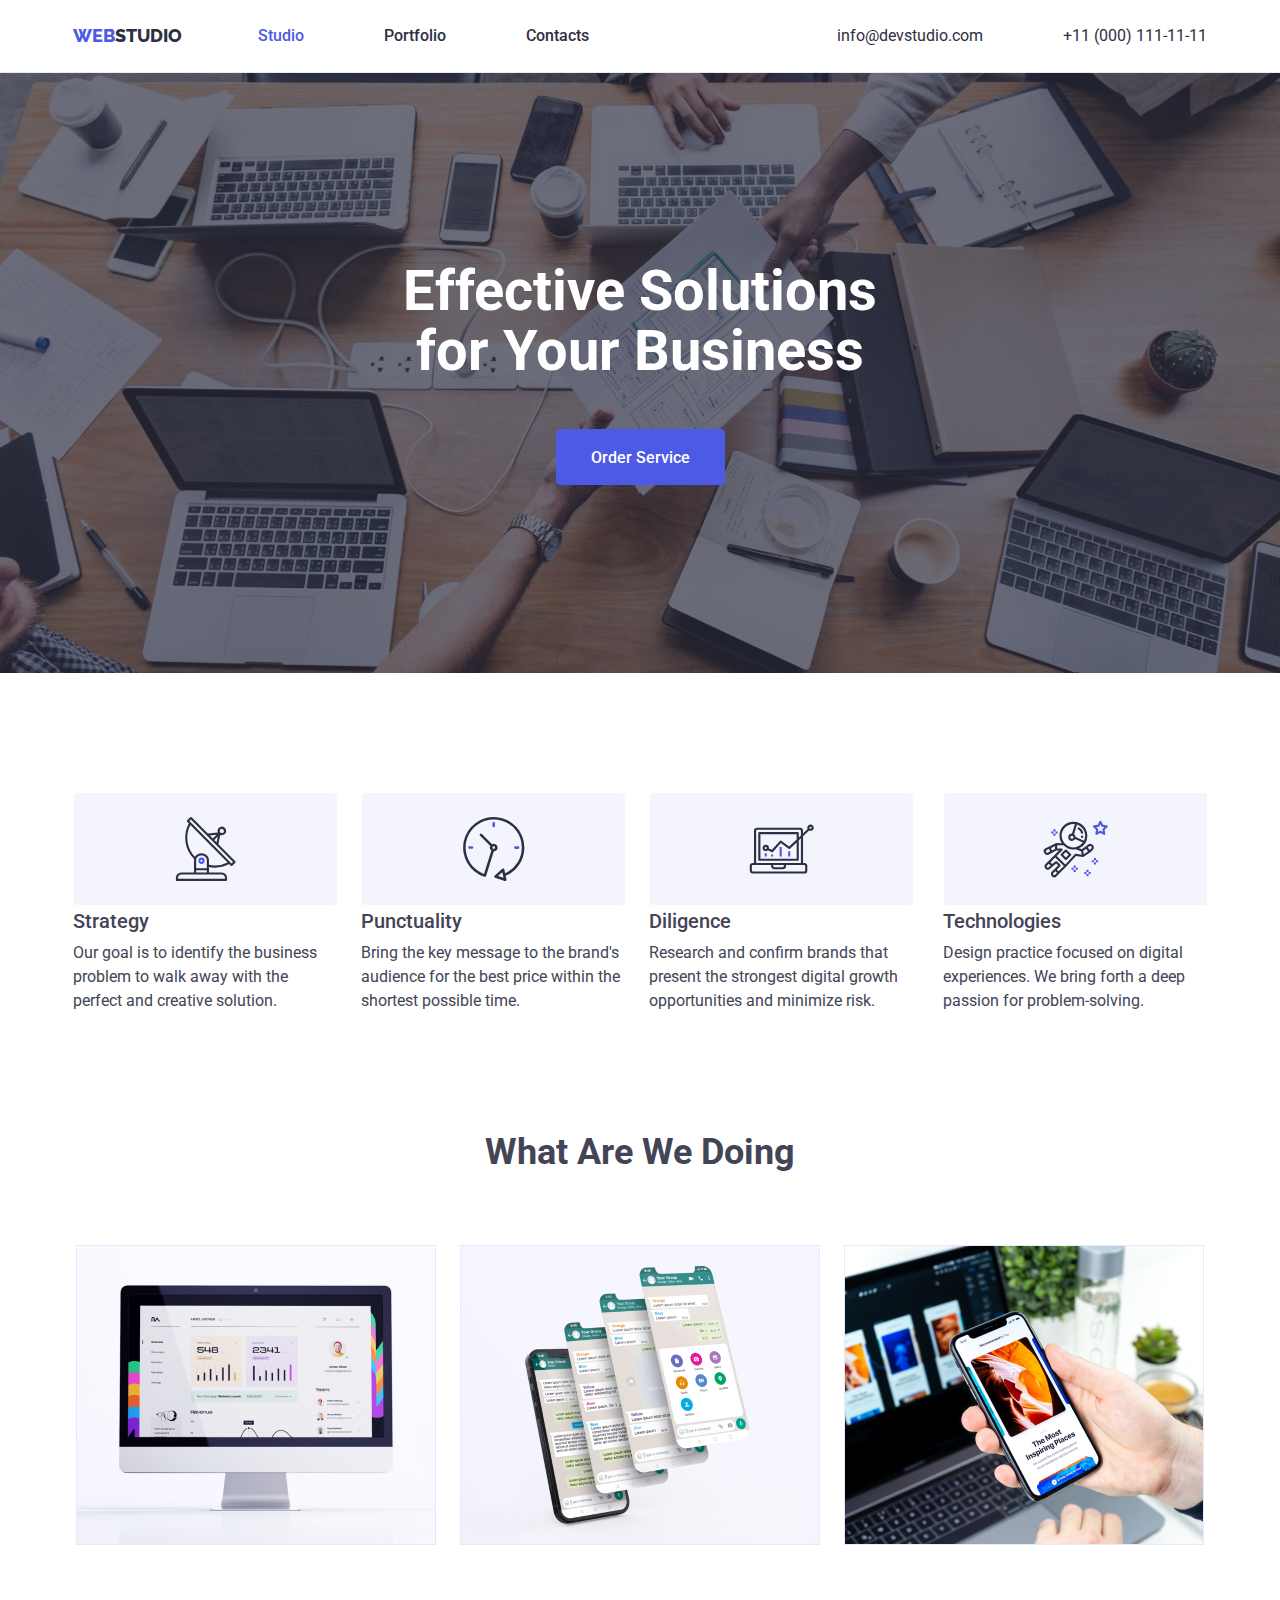
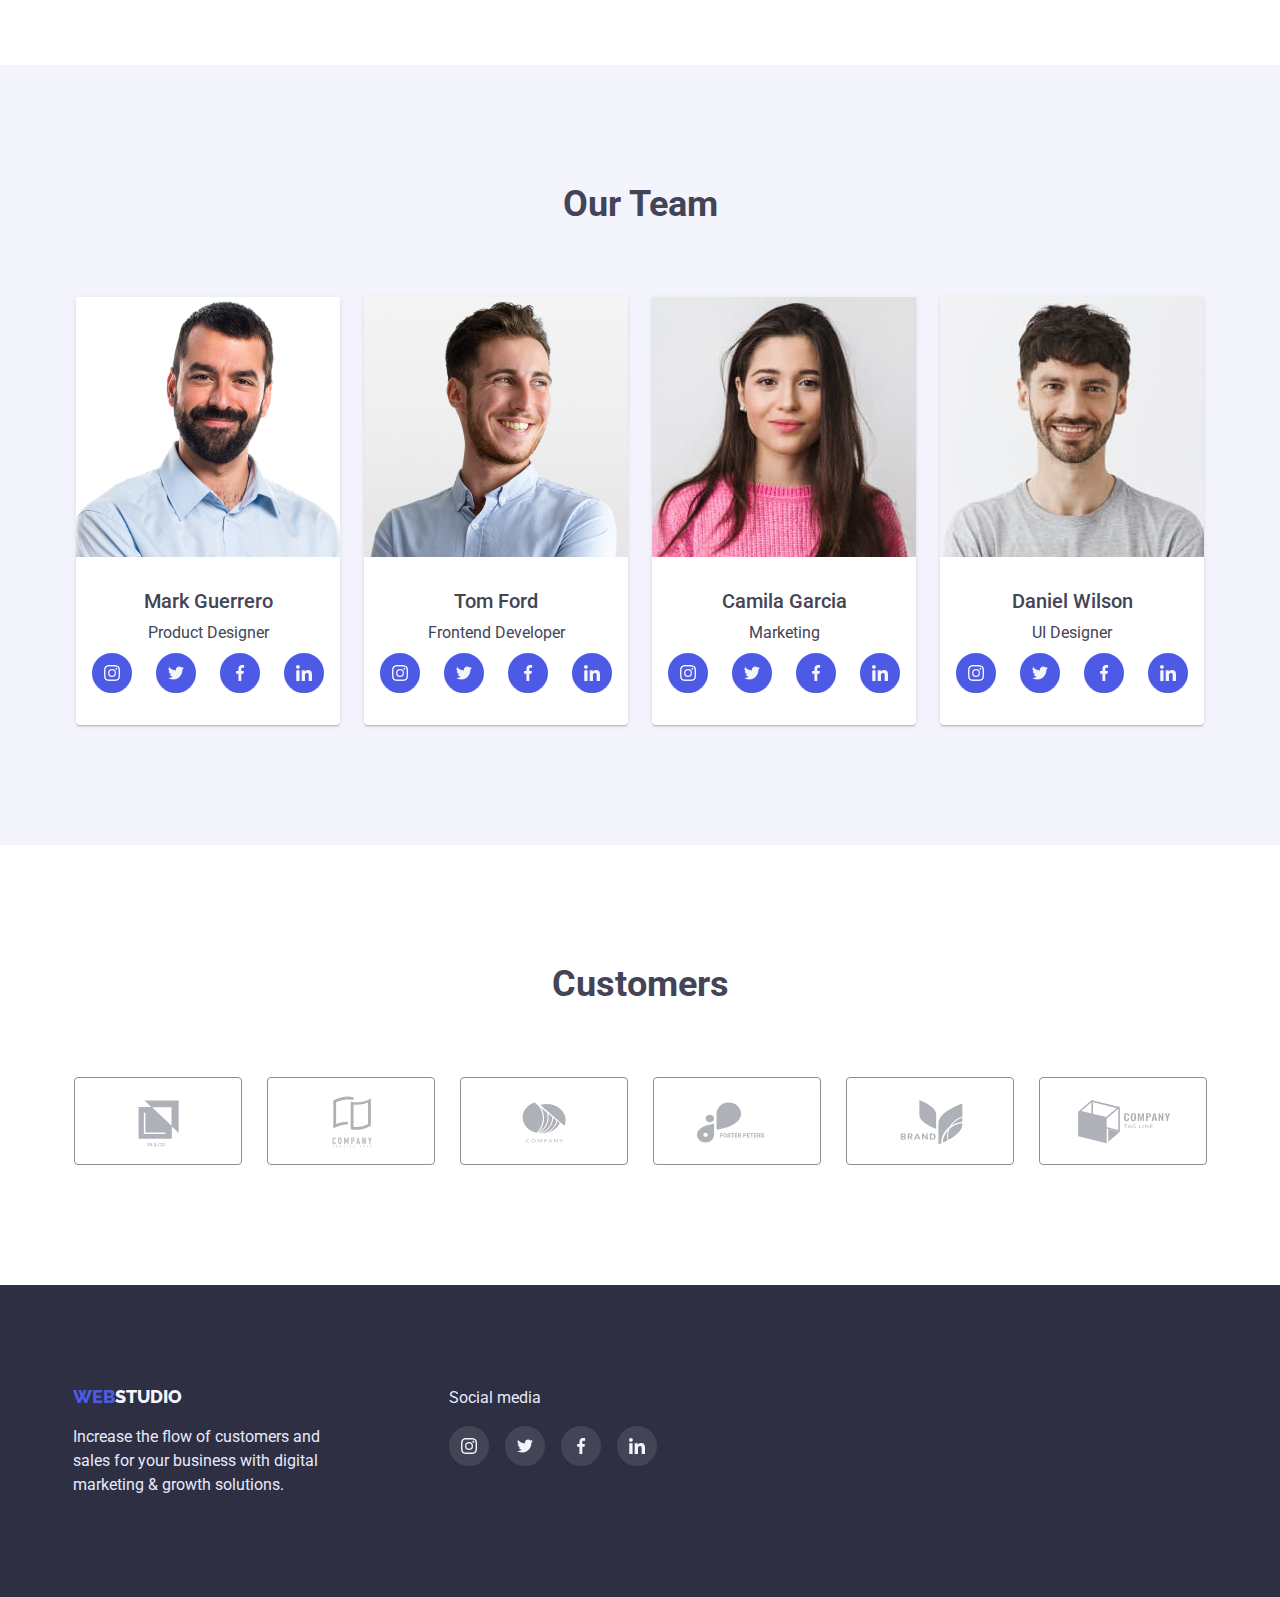
<file: index.html>
<!-- homework3 -->
<!DOCTYPE html>
<html lang="en">
<head>
    <meta charset="UTF-8">
    <meta http-equiv="X-UA-Compatible" content="IE=edge">
    <meta name="viewport" content="width=, initial-scale=1.0">
    <title>Document</title>
    <link rel="preconnect" href="https://fonts.googleapis.com">
    <link rel="preconnect" href="https://fonts.gstatic.com" crossorigin>
    <link href="https://fonts.googleapis.com/css2?family=Raleway:wght@800&family=Roboto:wght@400;500;700&display=swap" rel="stylesheet">
    <link rel="stylesheet" href="https://cdnjs.cloudflare.com/ajax/libs/modern-normalize/1.0.0/modern-normalize.min.css"/>
    <link rel="stylesheet" href="./css/styles.css">
</head>
<body class="body">
    <header class="page-header">
        <div class="container main-nav">
            <nav class="site-nav">
                <a href="./index.html" class="logo-dark"><span class="accent">Web</span>Studio</a>
            <ul class="site-nav list">
                <li class="item">
                    <a href="" class="link current">Studio</a>
                </li>
                <li class="item">
                    <a href="./portfolio.html" class="link">Portfolio</a>
                </li>
                <li class="item">
                    <a href="" class="link">Contacts</a>
                </li>
            </ul>
            </nav>
            <address class="address">
                <ul class="site-nav list">
                    <li class="item">
                        <a href="mailto:info@devstudio.com" class="header-mail link">info@devstudio.com</a>
                    </li>
                    <li class="item">
                        <a href="tel:+110001111111" class ="header-tel link">+11 (000) 111-11-11</a>
                    </li>
                </ul>
            </address>
        </div>
    </header>

    <main>
        <section class="hero-index">
            <div class="overlay">
                <h1 class="hero-index-title">
                    Effective Solutions for Your Business
                </h1>
                <button type="button" class="button">Order Service</button>
            </div>
        </section>
        

        <section class="section feature-section">
            <div class="container feature-container centered">
                <h2 class="section-title visually-hidden">Features</h2>
                <ul class="feature-list list">
                    <li class="feature-item item">
                        <svg class="icon-antenna">
                            <use href="./images/sprite.svg#antenna"></use>
                        </svg>
                        <h3 class="title">Strategy</h3>
                        <p class="text feature-text">
                            Our goal is to identify the business
                            problem to walk away with the perfect and creative solution. 
                        </p>
                    </li>
                    <li class="feature-item item">
                        <svg class="icon-clock">
                            <use href="./images/sprite.svg#clock"></use>
                        </svg>
                        <h3 class="title">Punctuality</h3>
                        <p class="text feature-text">
                            Bring the key message to the brand's audience for the best price within the shortest possible time.
                        </p>
                    </li>
                    <li class="feature-item item">
                        <svg class="icon-diagram">
                            <use href="./images/sprite.svg#diagram"></use>
                        </svg>
                        <h3 class="title">Diligence</h3>
                        <p class="text feature-text">
                            Research and confirm brands that present the strongest digital growth opportunities and minimize risk.
                        </p>
                    </li>
                    <li class="feature-item item">
                        <svg class="icon-astronaut">
                            <use href="./images/sprite.svg#astronaut"></use>
                        </svg>
                        <h3 class="title">Technologies</h3>
                        <p class="text feature-text">
                            Design practice focused on digital experiences. We bring forth a deep passion for problem-solving.
                        </p>
                    </li>
                </ul>
            </div>
        </section>

        <section class="section section-doing">
            <div class="container doing centered">
                <h2 class="section-title centered doing">What are we doing</h2>
                <ul class="doing-list list">
                    <li class="item">
                        <a href="">
                            <img 
                            src="./images/computer.jpg" 
                            width=360
                            height=300
                            alt="computer">
                        </a>
                    </li>
                    <li class="item">
                        <a href="">
                            <img 
                            src="./images/smartphone.jpg" 
                            width=360 
                            height=300 
                            alt="smartphone">
                        </a>
                    </li>
                    <li class="item">
                        <a href="">
                            <img 
                            src="./images/computer_and_smartphone.jpg" 
                            width=360 
                            height=300 
                            alt="computer and smartphone">
                        </a>
                    </li>
                </ul>
            </div>
        </section>

        <section class="section team-section">
            <div class="container">
                <h2 class="section-title centered our-team">Our Team</h2>
                <ul class="list team-list">
                    <li class="item team-item">
                        <img 
                        src="./images/mark_guerrero.jpg" 
                        alt="Photo of Mark Huerrero" 
                        width="264"
                        height="260"
                        />
                        <h3 class="title team-title">Mark Guerrero</h3>
                        <p class="text team-text">Product Designer</p>
                        <ul class="list list-mediateam">
                            <li class="item-mediateam">
                                <a href="" class="link-mediateam">
                                    <svg class="icon-instagram icon-media">
                                        <use href="./images/sprite.svg#instagram"></use>
                                    </svg>
                                </a>
                            </li>
                            <li class="item-mediateam">
                                <a href="" class="link-mediateam">
                                    <svg class="icon-twitter icon-media">
                                        <use href="./images/sprite.svg#twitter"></use>
                                    </svg>
                                </a>
                            </li>
                            <li class="item-mediateam">
                                <a href="" class="link-mediateam">
                                    <svg class="icon-facebook icon-media">
                                        <use href="./images/sprite.svg#facebook"></use>
                                    </svg>
                                </a>
                            </li>
                            <li class="item-mediateam">
                                <a href="" class="link-mediateam">
                                    <svg class="icon-linkedin icon-media">
                                        <use href="./images/sprite.svg#linkedin"></use>
                                    </svg>
                                </a>
                            </li>
                        </ul>
                    </li>
                    <li class="item team-item">
                        <img 
                        src="./images/tom_ford.jpg" 
                        alt="Photo of Tom Ford" 
                        width="264" 
                        height="260"
                        />
                        <h3 class="title team-title">Tom Ford</h3>
                        <p class="text team-text">Frontend Developer</p>
                        <ul class="list list-mediateam">
                            <li class="item-mediateam">
                                <a href="" class="link-mediateam">
                                    <svg class="icon-instagram icon-media">
                                        <use href="./images/sprite.svg#instagram"></use>
                                    </svg>
                                </a>
                            </li>
                            <li class="item-mediateam">
                                <a href="" class="link-mediateam">
                                    <svg class="icon-twitter icon-media">
                                        <use href="./images/sprite.svg#twitter"></use>
                                    </svg>
                                </a>
                            </li>
                            <li class="item-mediateam">
                                <a href="" class="link-mediateam">
                                    <svg class="icon-facebook icon-media">
                                        <use href="./images/sprite.svg#facebook"></use>
                                    </svg>
                                </a>
                            </li>
                            <li class="item-mediateam">
                                <a href="" class="link-mediateam">
                                    <svg class="icon-linkedin icon-media">
                                        <use href="./images/sprite.svg#linkedin"></use>
                                    </svg>
                                </a>
                            </li>
                        </ul>    
                    <li class="item team-item">
                        <img 
                        src="./images/camila_garcia.jpg" 
                        alt="Photo of Camila Garcia" 
                        width="264" 
                        height="260"
                        />
                        <h3 class="title team-title">Camila Garcia</h3>
                        <p class="text team-text">Marketing</p>
                        <ul class="list list-mediateam">
                            <li class="item-mediateam">
                                <a href="" class="link-mediateam">
                                    <svg class="icon-instagram icon-media" width=30px hight=30px>
                                        <use href="./images/sprite.svg#instagram"></use>
                                    </svg>
                                </a>
                            </li>
                            <li class="item-mediateam">
                                <a href="" class="link-mediateam">
                                    <svg class="icon-twitter icon-media">
                                        <use href="./images/sprite.svg#twitter"></use>
                                    </svg>
                                </a>
                            </li>
                            <li class="item-mediateam">
                                <a href="" class="link-mediateam">
                                    <svg class="icon-facebook icon-media">
                                        <use href="./images/sprite.svg#facebook"></use>
                                    </svg>
                                </a>
                            </li>
                            <li class="item-mediateam">
                                <a href="" class="link-mediateam">
                                    <svg class="icon-linkedin icon-media">
                                        <use href="./images/sprite.svg#linkedin"></use>
                                    </svg>
                                </a>
                            </li>
                        </ul>
                    </li>
                    <li class="item team-item">
                        <img 
                        src="./images/daniel_wilson.jpg" 
                        alt="Photo of Daniel Wilson" 
                        width="264" 
                        height="260"
                        />
                        <h3 class="title team-title">Daniel Wilson</h3>
                        <p class="text team-text">UI Designer</p>
                        <ul class="list list-mediateam">
                            <li class="item-mediateam">
                                <a href="" class="link-mediateam">
                                    <svg class="icon-instagram icon-media" width=30px hight=30px>
                                        <use href="./images/sprite.svg#instagram"></use>
                                    </svg>
                                </a>
                            </li>
                            <li class="item-mediateam">
                                <a href="" class="link-mediateam">
                                    <svg class="icon-twitter icon-media">
                                        <use href="./images/sprite.svg#twitter"></use>
                                    </svg>
                                </a>
                            </li>
                            <li class="item-mediateam">
                                <a href="" class="link-mediateam">
                                    <svg class="icon-facebook icon-media">
                                        <use href="./images/sprite.svg#facebook"></use>
                                    </svg>
                                </a>
                            </li>
                            <li class="item-mediateam">
                                <a href="" class="link-mediateam">
                                    <svg class="icon-linkedin icon-media">
                                        <use href="./images/sprite.svg#linkedin"></use>
                                    </svg>
                                </a>
                            </li>
                        </ul>
                    </li>
                </ul>
            </div>
        </section>
        
        <section class="section section-customers">
            <div class="container customers centered">
                <h2 class="section-title">Customers</h2>
                <ul class="list customers-list">
                    <li class="customers-item item">
                        <a href="" class="link customer-link">
                            <svg class="client" width="" height="">
                                <use href="./images/sprite.svg#client-1"></use>
                            </svg>
                        </a>
                    </li>
                    <li class="customers-item item">
                        <a href="" class="link customer-link">
                            <svg class="client" width="" height="">
                                <use href="./images/sprite.svg#client-2"></use>
                            </svg>
                        </a>
                    </li>
                    <li class="customers-item item">
                        <a href="" class="link customer-link">
                            <svg class="client" width="" height="">
                                <use href="./images/sprite.svg#client-3"></use>
                            </svg>
                        </a>
                    </li>
                    <li class="customers-item item">
                        <a href="" class="link customer-link">
                            <svg class="client" width="" height="">
                                <use href="./images/sprite.svg#client-4"></use>
                            </svg>
                        </a>
                    </li>
                    <li class="customers-item item">
                        <a href="" class="link customer-link">
                            <svg class="client" width="" height="">
                                <use href="./images/sprite.svg#client-5"></use>
                            </svg>
                        </a>
                    </li>
                    <li class="customers-item item">
                        <a href="" class="link customer-link">
                            <svg class="client" width="" height="">
                                <use href="./images/sprite.svg#client-6"></use>
                            </svg>
                        </a>
                    </li>
                </ul>
            </div>
        </section>
    </main>

    <footer class="footer">
        <div class="container footer-general">
            <div class="footer-logo">
                <a href="./index.html" class="logo-light"><span class="accent">Web</span>Studio</a>
                <p class="text footer-text">
                    Increase the flow of customers and sales for your business with digital marketing & growth solutions.
                </p>
            </div>
            <div class="footer-media">
                <p class=" text text-media">Social media</p>
                <ul class="list list-mediafooter">
                    <li class="item-media">
                        <a href="" class="link-media">
                            <svg class="icon-instagramfooter icon-mediafooter">
                                <use href="./images/sprite.svg#instagram"></use>
                            </svg>
                        </a>
                    </li>
                    <li class="item">
                        <a href="" class="link-media">
                            <svg class="icon-twitterfooter icon-mediafooter">
                                <use href="./images/sprite.svg#twitter"></use>
                            </svg>
                        </a>
                    </li>
                    <li class="item">
                        <a href="" class="link-media">
                            <svg class="icon-facebookfooter icon-mediafooter">
                                <use href="./images/sprite.svg#facebook"></use>
                            </svg>
                        </a>
                    </li>
                    <li class="item">
                        <a href="" class="link-media">
                            <svg class="icon-linkedinfooter icon-mediafooter">
                                <use href="./images/sprite.svg#linkedin"></use>
                            </svg>
                        </a>
                    </li>
                </ul>
            </div>
        </div>
    </footer>

</body>
</html>
</file>
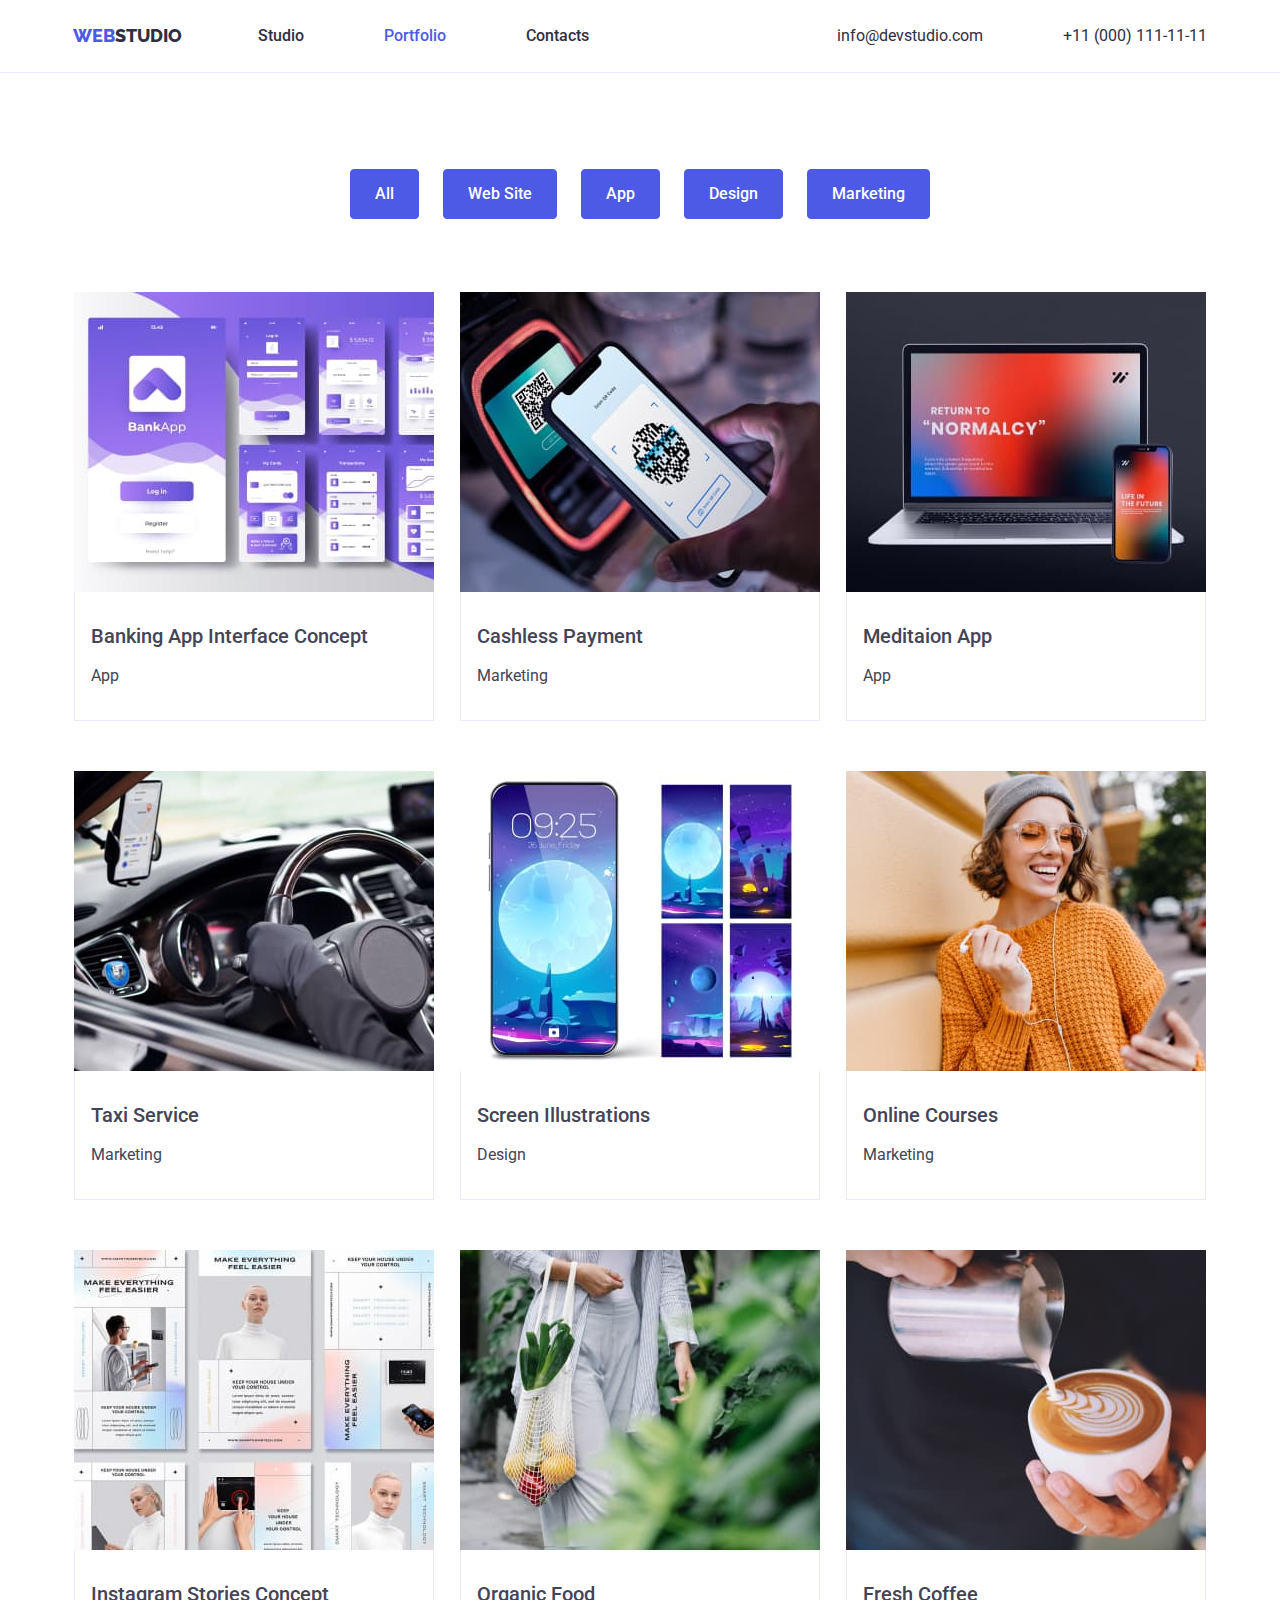
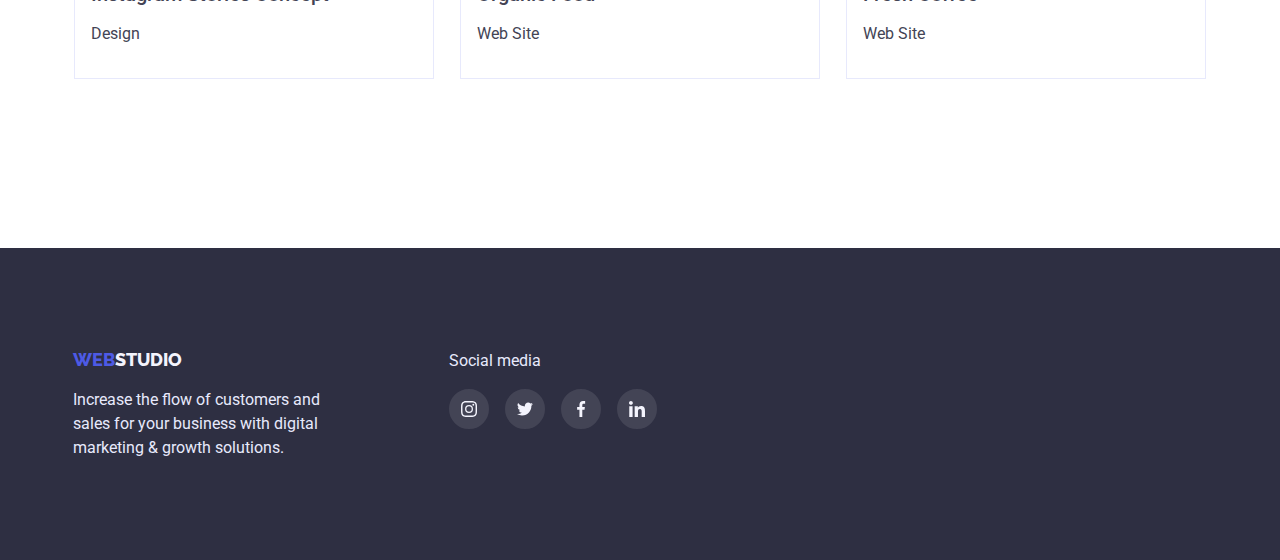
<file: portfolio.html>
<!-- homework3 -->
<!DOCTYPE html>
<html lang="en">
<head>
    <meta charset="UTF-8">
    <meta http-equiv="X-UA-Compatible" content="IE=edge">
    <meta name="viewport" content="width=, initial-scale=1.0">
    <title>Document</title>
    <link rel="preconnect" href="https://fonts.googleapis.com">
    <link rel="preconnect" href="https://fonts.gstatic.com" crossorigin>
    <link href="https://fonts.googleapis.com/css2?family=Raleway:wght@800&family=Roboto:wght@400;500;700&display=swap" rel="stylesheet">
    <link rel="stylesheet" href="https://cdnjs.cloudflare.com/ajax/libs/modern-normalize/1.0.0/modern-normalize.min.css"/>
    <link rel="stylesheet" href="./css/styles.css">
</head>
<body class="body">
    <header class="page-header">
        <div class="container main-nav">
            <nav class="site-nav">
                <a href="./index.html" class="logo-dark"><span class="accent">Web</span>Studio</a>
                <ul class="site-nav list">
                    <li class="item">
                        <a href="./index.html" class="link">Studio</a>
                    </li>
                    <li class="item">
                        <a href="" class="link current">Portfolio</a>
                    </li>
                    <li class="item">
                        <a href="" class="link">Contacts</a>
                    </li>
                </ul>
            </nav>
            <address class="address">
                <ul class="site-nav list">
                    <li class="item">
                        <a href="mailto:info@devstudio.com" class="header-mail link">info@devstudio.com</a>
                    </li>
                    <li class="item">
                        <a href="tel:+110001111111" class ="header-tel link">+11 (000) 111-11-11</a>
                    </li>
                </ul>
            </address>
        </div>
    </header>

<main>
<section class="portfolio section">
    <div class="container">
        <h1 class="title visually-hidden">Filter buttons</h1>
        <ul class="button-list list">
            <li class="item">
                <button 
                    type="button" 
                    class="filter-btn"
                >
                    All
                </button>
            </li>
            <li class="item">
                <button 
                    type="button" 
                    class="filter-btn"
                >
                    Web Site
                </button>
            </li>
            <li class="item">
                <button 
                    type="button" 
                    class="filter-btn"
                >
                    App
                </button>
            </li>
            <li class="item">
                <button 
                    type="button" 
                    class="filter-btn"
                >
                    Design
                </button>
            </li>
            <li class="item">
                <button 
                    type="button" 
                    class="filter-btn"
                >
                    Marketing
                </button>
            </li>
        </ul>
        <h2 class="section-title visually-hidden">Filter images</h2>
        <ul class="filter-list list">
            <li class="item filter-item">
                <a href="" class="link filter-link">
                    <img 
                    src="./images/banking_app_interface_concept.jpg"; 
                    width=360;
                    height=300;
                    alt="banking app">
                    <div class="card-content">
                        <h3 class="title filter-title">
                            Banking App Interface Concept
                        </h3>
                        <p class="portfolio-text">
                            App
                        </p>
                    </div>
    <!--
                    <p class="text">
                        14 Stylish and User-Friendly App Design Concepts · Task Manager App · Calorie Tracker App · Exotic Fruit Ecommerce App · Cloud Storage App
                    </p>
    -->
                </a>
            </li>
            <li class="item filter-item">
                <a href="" class="link filter-link">
                    <img 
                    src="./images/marketing_cashless_payments.jpg" 
                    width=360
                    height=300
                    alt="smartphone with IQ-code">
                    <div class="card-content">
                        <h3 class="title filter-title">
                            Cashless Payment
                        </h3>
                        <p class="portfolio-text">
                            Marketing
                        </p>
                    </div>
    <!--
                    <p class="text">
                        14 Stylish and User-Friendly App Design Concepts · Task Manager App · Calorie Tracker App · Exotic Fruit Ecommerce App · Cloud Storage App
                    </p>
    -->
                </a>
            </li>
            <li class="item filter-item">
                <a href="" class="link filter-link">
                    <img 
                    src="./images/mediation_app.jpg" 
                    width=360
                    height=300
                    alt="mediation app">
                    <div class="card-content">
                        <h3 class="title filter-title">
                            Meditaion App
                        </h3>
                        <p class="portfolio-text">
                            App
                        </p>
                    </div>
    <!--
                    <p class="text">
                        14 Stylish and User-Friendly App Design Concepts · Task Manager App · Calorie Tracker App · Exotic Fruit Ecommerce App · Cloud Storage App
                    </p>
    -->
                </a>
            </li>
            <li class="item filter-item">
                <a href="" class="link filter-link">
                    <img 
                    src="./images/marketing_taxi_service.jpg" 
                    width=360
                    height=300
                    alt="driving with app">
                    <div class="card-content">
                        <h3 class="title filter-title">
                            Taxi Service
                        </h3>
                        <p class="portfolio-text">
                            Marketing
                        </p>
                    </div>
    <!--
                    <p class="text">
                        14 Stylish and User-Friendly App Design Concepts · Task Manager App · Calorie Tracker App · Exotic Fruit Ecommerce App · Cloud Storage App
                    </p>
    -->
                </a>
            </li>
            <li class="item filter-item">
                <a href="" class="link filter-link">
                    <img 
                    src="./images/design_screen_illustrations.jpg" 
                    width=360
                    height=300
                    alt="smartphone screen illustrations">
                    <div class="card-content">
                        <h3 class="title filter-title">
                            Screen Illustrations
                        </h3>
                        <p class="portfolio-text">
                            Design
                        </p>
                    </div>
    <!--
                    <p class="text">
                        14 Stylish and User-Friendly App Design Concepts · Task Manager App · Calorie Tracker App · Exotic Fruit Ecommerce App · Cloud Storage App
                    </p>
    -->
                </a>
            </li>
            <li class="item filter-item">
                <a href="" class="link filter-link">
                    <img 
                    src="./images/marketing_online_courses.jpg" 
                    width=360
                    height=300
                    alt="smiling girl with smartphone and earphones">
                    <div class="card-content">
                        <h3 class="title filter-title">
                            Online Courses
                        </h3>
                        <p class="portfolio-text">
                            Marketing
                        </p>
                    </div>
    <!--
                    <p class="text">
                        14 Stylish and User-Friendly App Design Concepts · Task Manager App · Calorie Tracker App · Exotic Fruit Ecommerce App · Cloud Storage App
                    </p>
    -->
                </a>
            </li>
            <li class="item filter-item">
                <a href="" class="link filter-link">
                    <img 
                    src="./images/design_instagram_stories_consept.jpg" 
                    width=360
                    height=300
                    alt="banking app">
                    <div class="card-content">
                        <h3 class="title filter-title">
                            Instagram Stories Concept
                        </h3>
                        <p class="portfolio-text">
                            Design
                        </p>
                    </div>
    <!--
                    <p class="text">
                        14 Stylish and User-Friendly App Design Concepts · Task Manager App · Calorie Tracker App · Exotic Fruit Ecommerce App · Cloud Storage App
                    </p>
    -->
                </a>
            </li>
            <li class="item filter-item">
                <a href="" class="link filter-link">
                    <img 
                    src="./images/web_site_organic_food.jpg" 
                    width=360
                    height=300
                    alt="woman with fruits and vegetables in a bag">
                    <div class="card-content">
                        <h3 class="title filter-title">
                            Organic Food
                        </h3>
                        <p class="portfolio-text">
                            Web Site
                        </p>
                    </div>
    <!--
                    <p class="text">
                        14 Stylish and User-Friendly App Design Concepts · Task Manager App · Calorie Tracker App · Exotic Fruit Ecommerce App · Cloud Storage App
                    </p>
    -->
                </a>
            </li>
            <li class="item filter-item">
                <a href="" class="link filter-link">
                    <img 
                    src="./images/web_site_fresh_coffee.jpg" 
                    width=360
                    height=300
                    alt="making fresh coffee">
                    <div class="card-content">
                        <h3 class="title filter-title">
                            Fresh Coffee
                        </h3>
                        <p class="portfolio-text">
                            Web Site
                        </p>
                    </div>
    <!--
                    <p class="text">
                        14 Stylish and User-Friendly App Design Concepts · Task Manager App · Calorie Tracker App · Exotic Fruit Ecommerce App · Cloud Storage App
                    </p>
    -->
                </a>
            </li>
            
        </ul>
    </div>
</section>

</main>

<footer class="footer">
    <div class="container footer-general">
        <div class="footer-logo">
            <a href="./index.html" class="logo-light"><span class="accent">Web</span>Studio</a>
            <p class="text footer-text">
                Increase the flow of customers and sales for your business with digital marketing & growth solutions.
            </p>
        </div>
        <div class="footer-media">
            <p class=" text text-media">Social media</p>
            <ul class="list list-mediafooter">
                <li class="item-media">
                    <a href="" class="link-media">
                        <svg class="icon-instagramfooter icon-mediafooter">
                            <use href="./images/sprite.svg#instagram"></use>
                        </svg>
                    </a>
                </li>
                <li class="item">
                    <a href="" class="link-media">
                        <svg class="icon-twitterfooter icon-mediafooter">
                            <use href="./images/sprite.svg#twitter"></use>
                        </svg>
                    </a>
                </li>
                <li class="item">
                    <a href="" class="link-media">
                        <svg class="icon-facebookfooter icon-mediafooter">
                            <use href="./images/sprite.svg#facebook"></use>
                        </svg>
                    </a>
                </li>
                <li class="item">
                    <a href="" class="link-media">
                        <svg class="icon-linkedinfooter icon-mediafooter">
                            <use href="./images/sprite.svg#linkedin"></use>
                        </svg>
                    </a>
                </li>
            </ul>
        </div>
    </div>
</footer>
    
</body>
</html>
</file>
<file: css/styles.css>
/*
Colors
1) Primary Brend #4D5AE5;
2) Pressed state #404BBF;
3) Dark #2E2F42;
4) Success #31D0AA;
5) Text #434455;
6) Subtle text #8E8F99;
7) Accent: #E7E9FC;
8) Light #F4F4FD;
9) Modal overlay #2E2F42;
10) Hero background #2E2F42;
11) clients background: #AFB1B8;

*/

html {
    box-sizing:border-box;
}

*,
*::before,
*::after {
    box-sizing: inherit;
}

:root {
    --primary-brend: #4D5AE5;
    --pressed-state: #404BBF;
    --dark: #2E2F42;
    --success: #31D0AA;
    --text: #434455;
    --subtle-text: #8E8F99;
    --accent: #E7E9FC;
    --light: #F4F4FD;
    --white: #FFFFFF;
    --client: #AFB1B8;

}


.body {
margin: 0;
background-color: var(--white);
color: var(--text);
font-family: Roboto, sans-serif;
}

.list {
list-style: none;
padding: 0;
margin: 0;
}

.link {
text-decoration: none;
}

.visually-hidden {
position: absolute;
width: 1px;
height: 1px;
margin: -1px;
border: 0;
padding: 0;
white-space: nowrap;
clip-path: inset(100%);
clip: rect(0 0 0 0);
overflow: hidden;
}

h1, 
h2, 
h3, 
h4, 
h5, 
h6 {
color: var(--text);
}

.accent {
    color: var(--primary-brend);
}

.container {
    padding-left: 12px;
    padding-right: 12px;
    margin-left: auto;
    margin-right: auto;
    width: 1158px;
}

img {
    overflow-clip-margin: content-box;
    overflow: clip;
    display: block;
    height: auto;
    width: 100%;
}

/* Page-header */
.page-header {
    border-bottom: 1px solid var(--accent);
}

.logo-dark {
    padding-top: 24px;
    padding-bottom: 24px;
    margin-right: 76px;

    color:var(--dark);

    font-family: Raleway;
    font-size: 18px;
    font-weight: 800;
    line-height: 1.33;
    letter-spacing: 3%;
    text-decoration: none;
    text-transform: uppercase;
}

.logo-dark:hover,
.logo-dark:focus {
    color: var(--pressed-state);
}

.logo-light {

    padding: 0px;
    margin-top: 0px;
    margin-bottom: 16px;
    margin-left: 0px;

    color:var(--light);

    font-family: Raleway;
    font-size: 18px;
    font-weight: 800;
    line-height: 1.33;
    letter-spacing: 3%;
    text-decoration: none;
    text-transform: uppercase
}

.logo-light:hover,
.logo-light:focus {
    color: var(--pressed-state)
}

/* site-nav */
.site-nav {
    display: flex;
}

.site-nav .item + .item {
    margin-left: 40px;
}

.site-nav .item:not(:last-child) {
    margin-right: 40px;
}

.main-nav {
    display: flex;
    align-items: center;
}

.site-nav .link {
    display: block;
    padding-top: 24px;
    padding-bottom: 24px;

    color: var(--dark);

    font-family: 'Roboto';
    font-style: normal;
    font-weight: 500;
    font-size: 16px;
    line-height: 1.5;
    text-decoration: none;
}


.site-nav .link:hover, 
.site-nav .link:focus {
    color: var(--pressed-state);
}

.site-nav .link.current {
    color: var(--primary-brend);
}

.address .link {
    color: var(--dark);
    font-family: 'Roboto';
    font-style: normal;
    font-weight: 400;
    font-size: 16px;
    line-height: 1.5;
    text-decoration: none;
}

.address {
    display: flex;
    margin-left: auto;
}

/* hero */
.hero-index {
    padding-top: 188px;
    padding-bottom: 188px;
    max-width: 1440px;

    background-color: var(--dark);
    text-align: center;

    max-width: auto;
    margin-left: auto;
    margin-right: auto;
    background-image: linear-gradient(
        to right,
        rgba(46, 47, 66, 0.7),
        rgba(46, 47, 66, 0.7)
        ),
        url("../images/people-office-1.jpg");
    background-repeat: no-repeat;
    background-position: center;
    background-size: cover;
    object-fit: cover;
}

.hero-index-title {
    margin-left: auto;
    margin-right: auto;
    max-width: 494px;
    margin-top: 0px;
    margin-bottom: 48px;
    padding-top: 0px;
    padding-bottom: 0px;


    color: var(--white);

    font-style: inherit;
    font-family: 'Roboto';
    font-weight: 700;
    font-size: 56px;
    line-height: 60px;
    letter-spacing: 2%;
}

/* section */

.section.nav {
    padding-top: 0px;
    padding-bottom: 0px;
    margin-bottom: 310px;
}

.section {
    padding-top: 120px;
    padding-bottom: 0px;
}

.section.no-padding {
    padding-top: 0px;
    padding-bottom: 0px;
    margin-top: 0px;
    margin-bottom: 0px;
}

.section-title {
    margin-top: 0px;
    margin-bottom: 72px;
    padding: 0px;
    color: var(--text);

    font-family: 'Roboto';
    font-style: normal;
    font-weight: 700;
    font-size: 36px;
    line-height: 1.11;
    text-align: center;
    letter-spacing: 2%;
    text-transform: capitalize;
}

.section-title.centered {
    text-align: center;
}

.title {
    padding: 0px;
    margin-top: 0px;
    margin-bottom: 8px;
    font-family: 'Roboto';
    font-style: normal;
    font-weight: 500;
    font-size: 20px;
    line-height: 1.2;
    letter-spacing: 2%;
    color:var(--text);
}

/* footer */
.footer {


    padding-top: 100px;
    padding-bottom: 100px;

    background-color:var(--dark);
    color:var(--accent);
}

/* features */

.feature-section {
    margin-bottom: 0px;
    padding-bottom: 120px;
    margin-right: auto;
    margin-left: auto;
}

.feature-list .title {
    margin-top: 0px;
    margin-bottom: 8px;
    color:var(--text);
}

.feature-list {
    display: flex;
    flex-wrap: nowrap;
    justify-content: center;
    gap: 24px;
}

.feature-item {
padding: 0px;
margin: 0px;
}

.icon-antenna,
.icon-clock,
.icon-diagram,
.icon-astronaut {
    width: 264px;
    height: 112px;
}


/*

.icon-antenna::before {
    background-image: url('../images/icon-1-antenna.svg');
}

.icon-clock::before {
    background-image: url('../images/icon-2-clock.svg');
}

.icon-diagram::before {
    background-image: url('../images/icon-3-diagram.svg');
}

.icon-astronaut::before {
    background-image: url('../images/icon-4-astronaut.svg');
}

*/



.feature-container {
    padding-bottom: 0px;
    margin-right: auto;
    margin-left: auto;
}

/* Doing*/

.section-doing {
    padding-top: 0px;
    padding-bottom: 120px;
}

.doing-list {
    display:flex;
    justify-content: center;
}

.doing-list .item:not(:last-child) {
    margin-right: 24px;
}

/* Team */

.team-section {
    background-color: var(--light);
    padding-bottom: 120px;
}

.team-list {
    display: flex;
    justify-content: center;
}

.team-list .item:not(:last-child){
    margin-right: 24px;
}

.team-title {
    margin-top: 32px;
    margin-bottom: 0px;
}

.team-list > .item > .title,
.team-list > .item > .text {
    text-align: center;
}

a .list-mediateam,
a .list-mediafooter {
    height: 40px;
    width: 40px;
}

/* filter btns */
.button-list {
    display: flex;
    justify-content: center;
}

.button-list .item:not(:last-child) {
    margin-right: 24px;
}

.filter-link {
    display: inline-block;
    box-sizing: border-box;
    border: 1px solid transparent;
}

.filter-item {
    border-color: var(--dark);
}

.filter-title {
    margin-bottom: 8px;
}

.filter-list {
    display: flex;
    flex-wrap: wrap;
}

.filter-list .item {
    width: calc((100% - 48px) / 3);
    margin-right: 24px;
    margin-bottom: 48px;
    padding-right: 0px;
    padding-left: 0px;
}

.filter-list .item:nth-child(3n) {
    margin-right: 0px;
}

.filter-list .item:nth-child(.item:nth-child(-n-3)) {
    margin-bottom: 0px;
}

/* Portfolio */
.portfolio {
    padding-top: 96px;
    padding-bottom: 120px;
    background-color: var(--white);
    }

/* Button */
.button {
    display: inline-block;
    border-radius: 4px;
    padding: 16px 32px;
    min-width: 169px;
    height: 56px;
    text-align: center;

    color: var(--white);
    background: var(--primary-brend);
    border: 1px solid var(--primary-brend);

    text-decoration: none;
    font-family: 'Roboto';
    font-style: normal;
    font-weight: 500;
    font-size: 16px;
    line-height: 1.5;
    letter-spacing: 4%;
}

.button:hover,
.button:focus {
    background-color: var(--pressed-state);
    box-shadow: 0px 4px 4px rgba(0, 0, 0, 0.15);
    cursor: pointer;
}

.button-list {
    margin-bottom: 72px;
}

.filter-btn {
    display: inline-block;
    box-sizing: border-box;
    border-radius: 4px;
    padding: 12px 24px;
    text-align: center;

    color: var(--white);
    background: var(--primary-brend);
    border: 1px solid var(--primary-brend);

    text-decoration: none;
    font-family: 'Roboto';
    font-style: normal;
    font-weight: 500;
    font-size: 16px;
    line-height: 1.5;
    letter-spacing: 4%;
}


.filter-btn:hover,
.filter-btn:focus {
    color: var(--white);
    background-color: var(--pressed-state);
    box-shadow: 0px 4px 4px rgba(0, 0, 0, 0.15);
}

.filter-item:nth last child(-n+3) {
    margin-bottom: 0px;
}

.card-content {
    padding-top: 32px;
    padding-bottom: 32px;
    padding-left: 16px;

    border-top: none;
    border-right: solid 1px var(--accent);
    border-bottom: solid 1px var(--accent);
    border-left: solid 1px var(--accent);
}

.filter-link:hover,
.filter-link:focus {
    box-shadow: 0px 4px 4px rgba(0, 0, 0, 0.15);
}

/* paragraph */

.text {
    margin-top: 0;
    margin-bottom: 120px;

    font-weight: 400;
    font-size: 16px;
    line-height: 1.5;
    letter-spacing: 2%;
}

.team-text {
    margin-bottom: 32px;
    margin-top: 8px;
    margin-bottom: 8px;
}

.feature-text {
    padding: 0px;
    margin-top: 0px;
    margin-bottom: 0px;
}

.footer-text {
    width: 256px;
    margin-top: 16px;
    margin-bottom: 0px;
    padding: 0px;
}

.portfolio-text {

    color: var(--text);
    font-weight: 400;
    font-size: 16px;
    line-height: 1.5;
    letter-spacing: 2%;
}

.portfolio-text:nth-child(-n+3) {
    margin-bottom: 0px;
}

.portfolio-text:hover {
    color: var(--text);
}

/*
Fuckup check
.box{
outline: 2px solid tomato;
}
*/

/* customers */

.section-customers {
    padding-bottom: 120px;
}

.customers-list {
    display: flex;
    justify-content: space-around;
    gap: 24px;
}

.customers-item {
    width: 168px;
    height: 88px;
    border-radius: 4px;
    }

.customer-link {
    display: flex;
    justify-content: center;
    align-items: center;
    width: 100%;
    height: 100%;
    border: 1px solid var(--subtle-text);
    border-radius: 4px;
}

.customer-link:hover,
.customer-link:focus {
    border-color: var(--pressed-state);
}

/* customers */

.client {
    fill: var(--client);
}

.client:hover,
.client:focus {
    fill: var(--pressed-state);
}

/* sprite */

.text-media {
    padding: 0px;
    margin-top: 0;
    margin-right: 0px;
    margin-bottom: 16px;
    margin-left: 0px;
}

/* team media */

.list-mediateam {
    display: flex;
    justify-content: center;
    padding-top: 0px;
    padding-right: 0px;
    padding-left: 0px;
    padding-bottom: 32px;
    margin: 0px;
    gap: 24px;
}

.team-item {
    background-color: var(--white);
    border-right: 1px solid var(--subtle);
    border-bottom: 1px solid var(--subtle);
    border-left: 1px solid var(--subtle);
    border-radius: 0px 0px 4px 4px;
    box-shadow: 0px 1px 6px rgba(46, 47, 66, 0.08), 
                0px 1px 1px rgba(46, 47, 66, 0.16), 
                0px 2px 1px rgba(46, 47, 66, 0.08);
}

.item-mediateam {
    padding: 0px;
    border:none;
    width: 40px;
    height: 40px;
}

.link-mediateam {
    height: 100%;
    width: 100%;
}

.item-media {
width: 40px;
height: 40px;
}

.link-media {
    width: 100%;
    height: 100px;
}

.icon-instagram {
    padding: 0px;
    margin: 0px;
    width: 40px;
    height: 40px;
    fill: var(--primary-brend);
    }

.icon-media:hover,
.icon-media:focus {
    fill: var(--pressed-state);
}

.icon-mediafooter:hover,
.icon-mediafooter:focus {
    fill: var(--success);
}

.icon-twitter {
    padding: 0px;
    margin: 0px;
    width: 40px;
    height: 40px;
    fill: var(--primary-brend);
}

.icon-facebook {
    padding: 0px;
    margin: 0px;
    width: 40px;
    height: 40px;
    fill: var(--primary-brend);
}

.icon-linkedin {
    padding: 0px;
    margin: 0px;
    width: 40px;
    height: 40px;
    fill: var(--primary-brend);
}

/* footer media */

.footer {
    display: flex;
    flex-wrap: nowrap;
    
}

.footer-general{
    display: flex;
    align-items: baseline;
}

.footer-logo {
    margin-right: 120px;
}

.list-mediafooter {
    display: flex;
    flex-wrap: nowrap;
    justify-content: space-between;
    gap: 16px;
}

.item-mediafooter {
    padding: 0px;
    border: none;
}

.icon-instagramfooter {
    padding: 0px;
    margin: 0px;
    width: 40px;
    height: 40px;
    fill: #FFFFFF1A;
}

.icon-twitterfooter {
    padding: 0px;
    margin: 0px;
    width: 40px;
    height: 40px;
    fill: #FFFFFF1A;
}

.icon-facebookfooter {
    padding: 0px;
    margin: 0px;
    width: 40px;
    height: 40px;
    fill: #FFFFFF1A;
}

.icon-linkedinfooter {
    padding: 0px;
    margin: 0px;
    width: 40px;
    height: 40px;
    fill: #FFFFFF1A;
}

.link-media {
    padding: 0px;
    margin: 0px;
}
</file>
